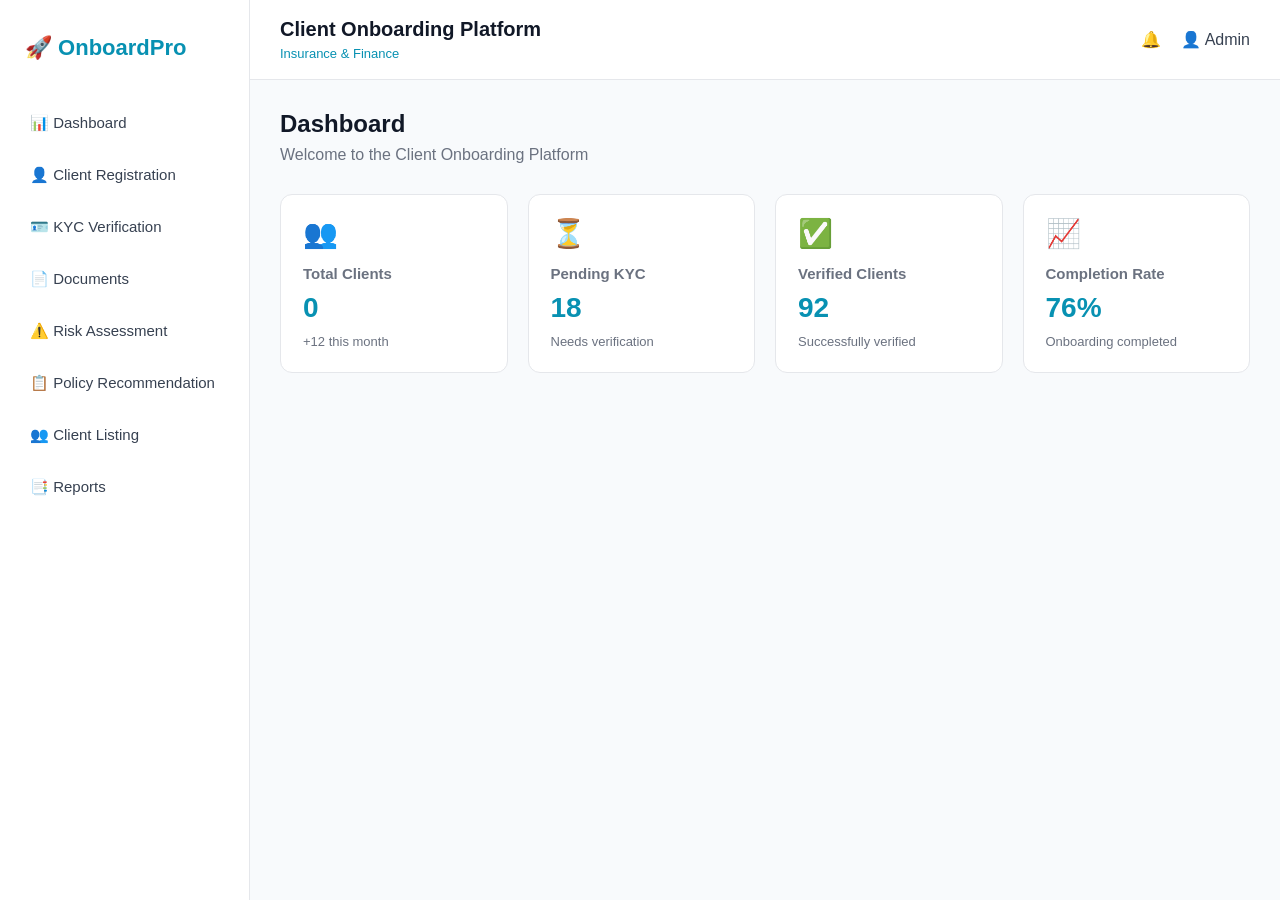
<file: index.html>
<!DOCTYPE html>
<html lang="en">
<head>
    <meta charset="UTF-8">
    <meta name="viewport" content="width=device-width, initial-scale=1.0">

    <title>Client Onboarding Platform</title>

    <link rel="stylesheet" href="css/style.css">
</head>

<body>

    <!-- Sidebar -->
    <aside class="sidebar">

        <div class="logo">
            🚀 OnboardPro
        </div>

        <nav>

          <a href="../../index.html">📊 Dashboard</a>

            <a href="css/pages/client-registration.html">
                👤 Client Registration
            </a>

            <a href="css/pages/kyc-verification.html">
                🪪 KYC Verification
            </a>

            <a href="css/pages/documents.html">
                📄 Documents
            </a>

            <a href="css/pages/risk-assessment.html">
               ⚠️ Risk Assessment
              </a>
            
            

           <a href="css/pages/policy-recommendation.html">
    📋 Policy Recommendation
</a>

            <a href="css/pages/client-listing.html">
                👥 Client Listing
            </a>

            <a href="css/pages/reports.html">
    📑 Reports
</a>

        </nav>

    </aside>


    <!-- Main Area -->
    <main class="main-content">

        <!-- Top Navbar -->
        <header class="top-navbar">

            <div>
                <h2>Client Onboarding Platform</h2>
                <p>Insurance & Finance</p>
            </div>

            <div class="user-section">
                <span>🔔</span>
                <span>👤 Admin</span>
            </div>

        </header>


        <!-- Page Content -->
        <section class="content">

            <h1>Dashboard</h1>

            <p class="welcome-text">
                Welcome to the Client Onboarding Platform
            </p>

            <div class="dashboard-cards">

                <div class="card">
                    <div class="card-icon">👥</div>
                    <h3>Total Clients</h3>
                    <p class="card-number" id="dashboardTotalClients">0</p>
                    <span>+12 this month</span>
                </div>

                <div class="card">
                    <div class="card-icon">⏳</div>
                    <h3>Pending KYC</h3>
                    <p class="card-number" id="dashboardPendingKyc">18</p>
                    <span>Needs verification</span>
                </div>

                <div class="card">
                    <div class="card-icon">✅</div>
                    <h3>Verified Clients</h3>
                    <p class="card-number" id="dashboardVerifiedClients">92</p>
                    <span>Successfully verified</span>
                </div>

                <div class="card">
                    <div class="card-icon">📈</div>
                    <h3>Completion Rate</h3>
                   <p class="card-number" id="dashboardCompletionRate">76%</p>
                    <span>Onboarding completed</span>
                </div>

            </div>

        </section>

    </main>
    <script src="css/js/script.js"></script>

</body>
</html>
</file>
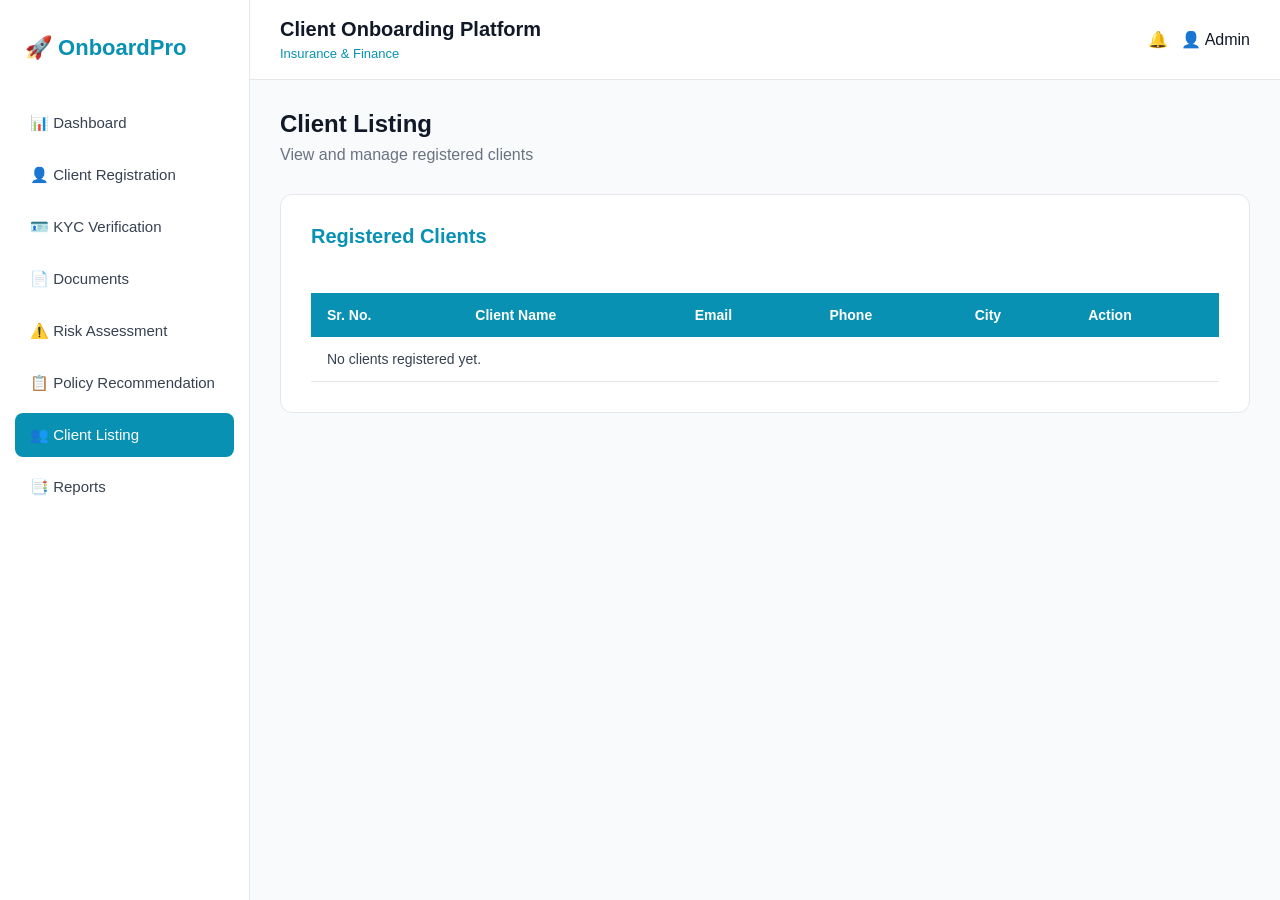
<file: css/pages/client-listing.html>
<!DOCTYPE html>
<html lang="en">
<head>
    <meta charset="UTF-8">
    <meta name="viewport" content="width=device-width, initial-scale=1.0">

    <title>Client Listing - OnboardPro</title>

    <link rel="stylesheet" href="../style.css">
</head>

<body>

    <aside class="sidebar">

        <div class="logo">
            🚀 OnboardPro
        </div>

        <nav>
            <a href="../../index.html">📊 Dashboard</a>
            <a href="client-registration.html">👤 Client Registration</a>
<a href="kyc-verification.html">🪪 KYC Verification</a>
<a href="#">📄 Documents</a>
            <a href="#">⚠️ Risk Assessment</a>
            <a href="#">📋 Policy Recommendation</a>
            <a href="client-listing.html" class="active">👥 Client Listing</a>
            <a href="reports.html">📑 Reports</a>
        </nav>

    </aside>

    <main class="main-content">

        <header class="topbar">
            <div>
                <h2>Client Onboarding Platform</h2>
                <p>Insurance & Finance</p>
            </div>

            <div>
                🔔 &nbsp; 👤 Admin
            </div>
        </header>

        <section class="content-area">

            <h1>Client Listing</h1>
            <p>View and manage registered clients</p>

            <div class="registration-card">

                <h2>Registered Clients</h2>

                <div style="overflow-x: auto;">

                    <table>
                        <thead>
                            <tr>
                                <th>Sr. No.</th>
                                <th>Client Name</th>
                                <th>Email</th>
                                <th>Phone</th>
                                <th>City</th>
                                <th>Action</th>
                            </tr>
                        </thead>

                        <tbody id="clientTableBody">
                        </tbody>

                    </table>

                </div>

            </div>

        </section>

    </main>

    <script src="../js/script.js"></script>

</body>
</html>
</file>
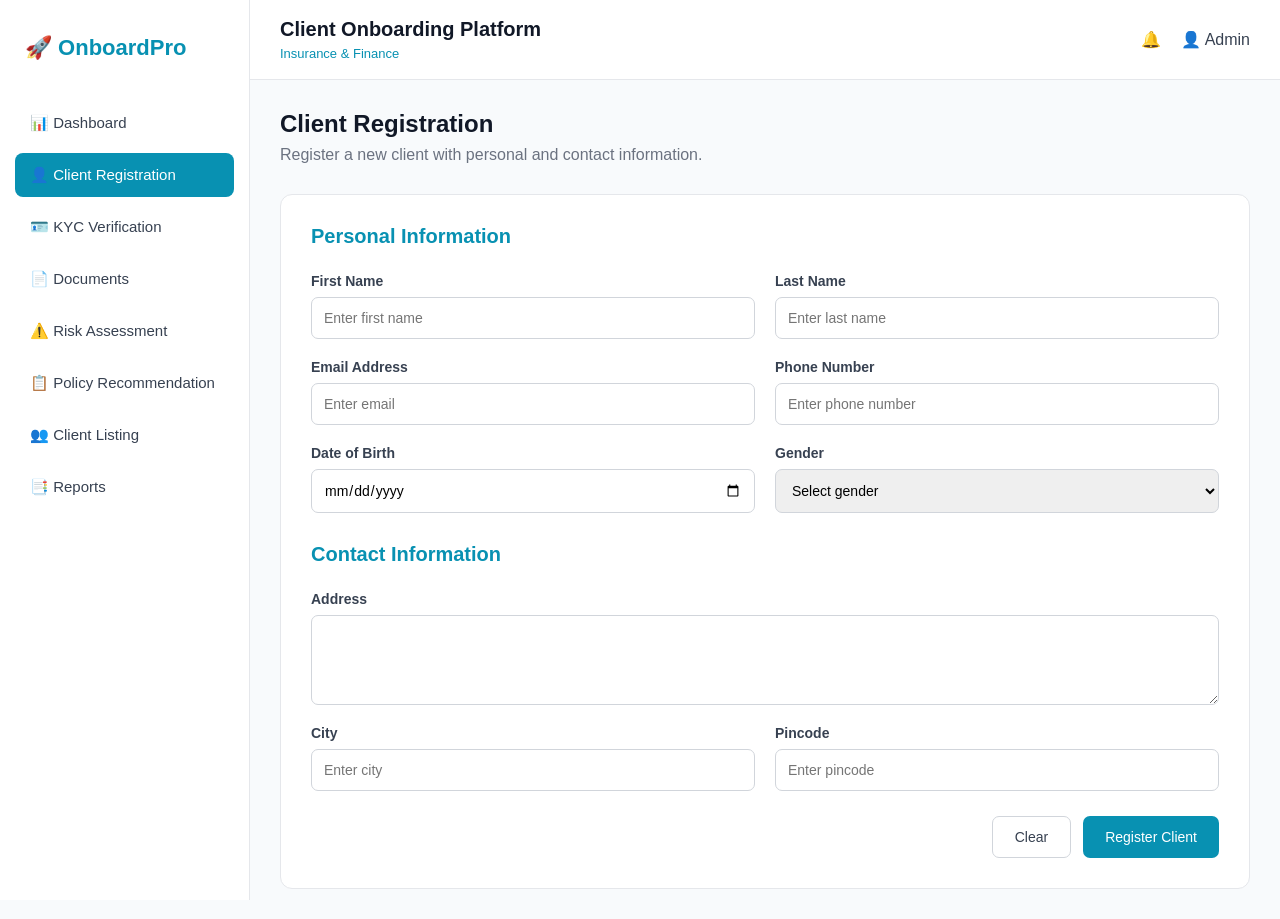
<file: css/pages/client-registration.html>
<!DOCTYPE html>
<html lang="en">
<head>
    <meta charset="UTF-8">
    <meta name="viewport" content="width=device-width, initial-scale=1.0">

    <title>Client Registration - OnboardPro</title>

<link rel="stylesheet" href="../style.css">
</head>

<body>

    <!-- Sidebar -->
    <aside class="sidebar">

        <div class="logo">
            🚀 OnboardPro
        </div>

        <nav>
            <a href="../../index.html">📊 Dashboard</a>
            <a href="client-registration.html" class="active">👤 Client Registration</a>
            <a href="kyc-verification.html">🪪 KYC Verification</a>
           <a href="documents.html">📄 Documents</a>
           <a href="./risk-assessment.html">⚠️ Risk Assessment</a>
           <a href="./policy-recommendation.html">📋 Policy Recommendation</a>
           <a href="client-listing.html">👥 Client Listing</a>
         <a href="./reports.html">📑 Reports</a>
        </nav>

    </aside>


    <!-- Main Content -->
    <main class="main-content">

        <!-- Top Navbar -->
        <header class="top-navbar">

            <div>
                <h2>Client Onboarding Platform</h2>
                <p>Insurance & Finance</p>
            </div>

            <div class="user-section">
                <span>🔔</span>
                <span>👤 Admin</span>
            </div>

        </header>


        <!-- Registration Content -->
        <section class="content">

            <h1>Client Registration</h1>

            <p class="welcome-text">
                Register a new client with personal and contact information.
            </p>

            <div class="registration-card">

                <h2>Personal Information</h2>

                <form>

                    <div class="form-row">

                        <div class="form-group">
                            <label for="firstName">First Name</label>
                            <input type="text" id="firstName" placeholder="Enter first name">
                        </div>

                        <div class="form-group">
                            <label for="lastName">Last Name</label>
                            <input type="text" id="lastName" placeholder="Enter last name">
                        </div>

                    </div>


                    <div class="form-row">

                        <div class="form-group">
                            <label for="email">Email Address</label>
                            <input type="email" id="email" placeholder="Enter email">
                        </div>

                        <div class="form-group">
                            <label for="phone">Phone Number</label>
                            <input type="tel" id="phone" placeholder="Enter phone number">
                        </div>

                    </div>


                    <div class="form-row">

                        <div class="form-group">
                            <label for="dob">Date of Birth</label>
                            <input type="date" id="dob">
                        </div>

                        <div class="form-group">
                            <label for="gender">Gender</label>

                            <select id="gender">
                                <option value="">Select gender</option>
                                <option>Male</option>
                                <option>Female</option>
                                <option>Other</option>
                            </select>

                        </div>

                    </div>


                    <h2 class="section-title">Contact Information</h2>

                    <div class="form-group full-width">

                        <label for="address">Address</label>

                        <textarea
                            id="address"
                            rows="4"
                            placeholder="Enter complete address">
                        </textarea>

                    </div>


                    <div class="form-row">

                        <div class="form-group">
                            <label for="city">City</label>
                            <input type="text" id="city" placeholder="Enter city">
                        </div>

                        <div class="form-group">
                            <label for="pincode">Pincode</label>
                            <input type="text" id="pincode" placeholder="Enter pincode">
                        </div>

                    </div>


                    <div class="form-actions">

                        <button type="reset" class="cancel-btn">
                            Clear
                        </button>

                        <button type="submit" class="submit-btn">
                            Register Client
                        </button>

                    </div>

                </form>

            </div>

        </section>

    </main>
<script src="../js/script.js"></script>
</body>
</html>
</file>
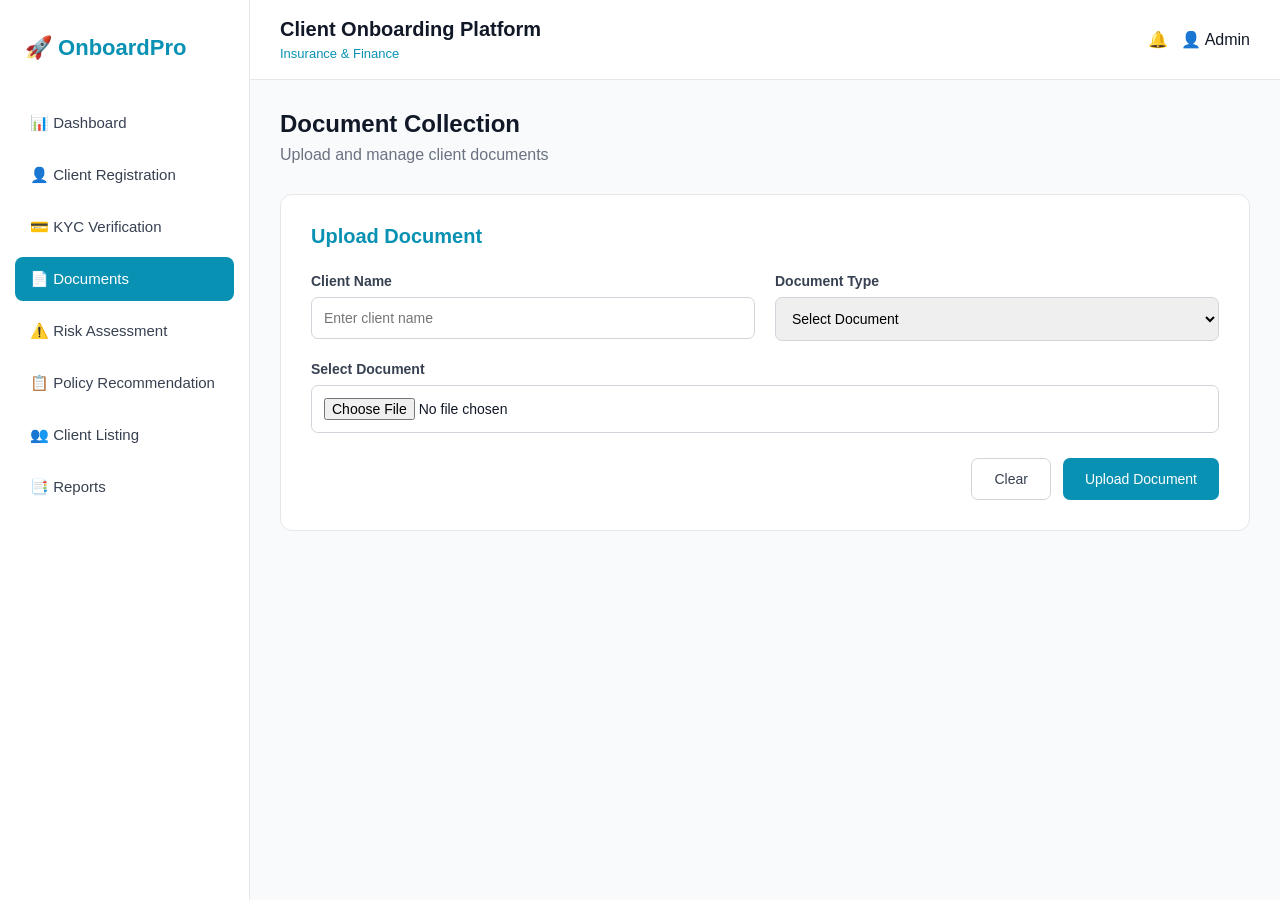
<file: css/pages/documents.html>
<!DOCTYPE html>
<html lang="en">
<head>
    <meta charset="UTF-8">
    <meta name="viewport" content="width=device-width, initial-scale=1.0">

    <title>Documents - OnboardPro</title>

    <link rel="stylesheet" href="../style.css">
</head>

<body>

    <aside class="sidebar">

        <div class="logo">
            🚀 OnboardPro
        </div>

        <nav>
            <a href="../../index.html">📊 Dashboard</a>
            <a href="client-registration.html">👤 Client Registration</a>
            <a href="kyc-verification.html">💳 KYC Verification</a>
            <a href="documents.html" class="active">📄 Documents</a>
            <a href="risk-assessment.html">⚠️ Risk Assessment</a>
            <a href="#">📋 Policy Recommendation</a>
            <a href="client-listing.html">👥 Client Listing</a>
            <a href="#">📑 Reports</a>
        </nav>

    </aside>

    <main class="main-content">

        <header class="topbar">

            <div>
                <h2>Client Onboarding Platform</h2>
                <p>Insurance & Finance</p>
            </div>

            <div>
                🔔 &nbsp; 👤 Admin
            </div>

        </header>

        <section class="content-area">

            <h1>Document Collection</h1>

            <p>
                Upload and manage client documents
            </p>

            <div class="registration-card">

                <h2>Upload Document</h2>

                <div class="form-row">

                    <div class="form-group">

                        <label>Client Name</label>

                        <input
                            type="text"
                            id="documentClientName"
                            placeholder="Enter client name"
                        >

                    </div>

                    <div class="form-group">

                        <label>Document Type</label>

                        <select id="documentType">

                            <option value="">
                                Select Document
                            </option>

                            <option value="Aadhaar Card">
                                Aadhaar Card
                            </option>

                            <option value="PAN Card">
                                PAN Card
                            </option>

                            <option value="Passport">
                                Passport
                            </option>

                            <option value="Driving License">
                                Driving License
                            </option>

                            <option value="Income Proof">
                                Income Proof
                            </option>

                        </select>

                    </div>

                </div>

                <div class="full-width">

                    <div class="form-group">

                        <label>Select Document</label>

                        <input
                            type="file"
                            id="documentFile"
                        >

                    </div>

                </div>

                <div class="form-actions">

                    <button
                        type="button"
                        class="cancel-btn"
                        onclick="document.getElementById('documentFile').value = ''"
                    >
                        Clear
                    </button>

                    <button
                        type="button"
                        class="submit-btn"
                        id="uploadDocumentBtn"
                    >
                        Upload Document
                    </button>

                </div>

            </div>

        </section>

    </main>

    <script src="../js/script.js"></script>

</body>
</html>
</file>
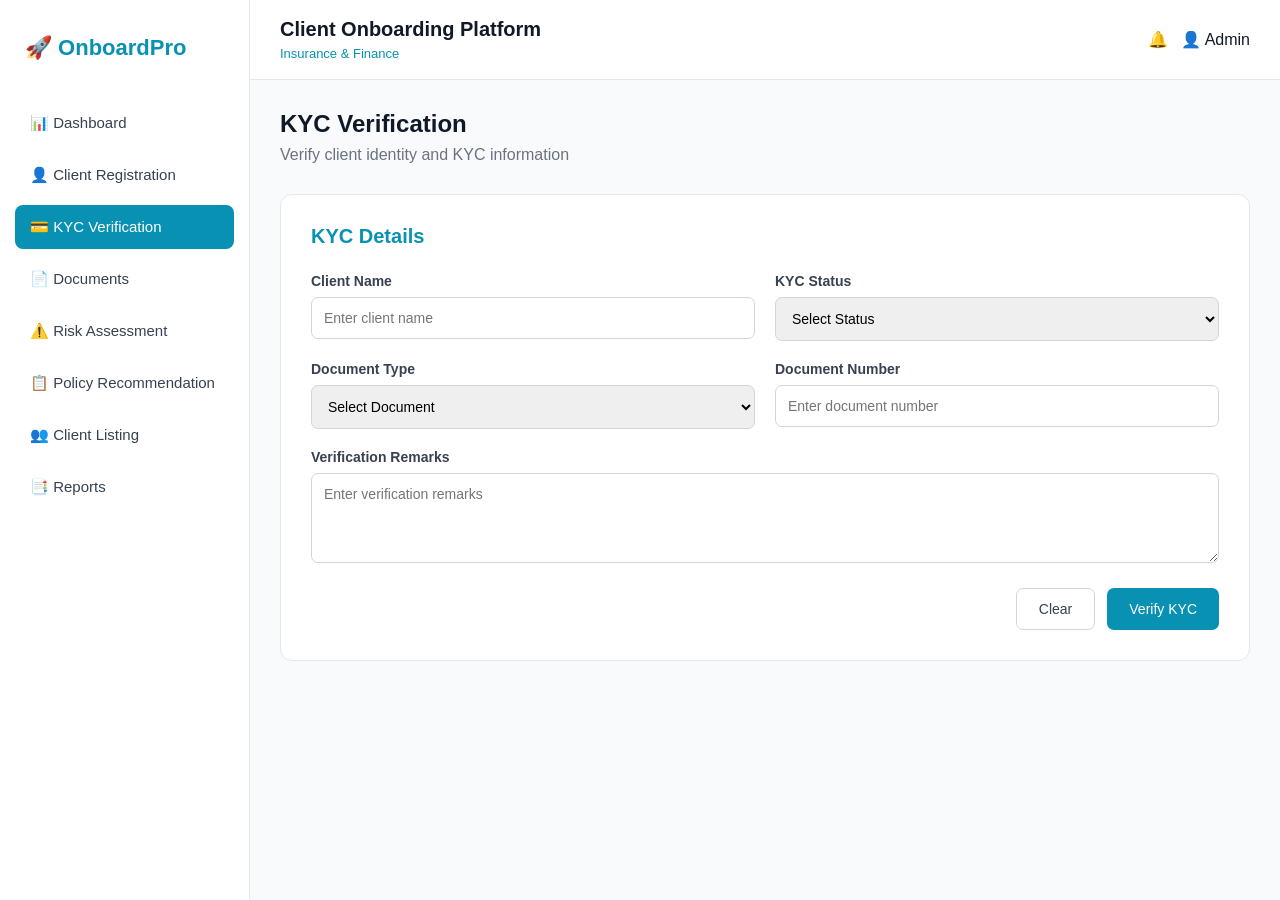
<file: css/pages/kyc-verification.html>
<!DOCTYPE html>
<html lang="en">

<head>

    <meta charset="UTF-8">

    <meta name="viewport" content="width=device-width, initial-scale=1.0">

    <title>KYC Verification - OnboardPro</title>

    <link rel="stylesheet" href="../style.css">

</head>

<body>

    <!-- Sidebar -->

    <aside class="sidebar">

        <div class="logo">
            🚀 OnboardPro
        </div>

        <nav>

            <a href="../../index.html">
                📊 Dashboard
            </a>

            <a href="client-registration.html">
                👤 Client Registration
            </a>

            <a href="kyc-verification.html" class="active">
                💳 KYC Verification
            </a>

            <a href="documents.html">
                📄 Documents
            </a>

            <a href="#">
                ⚠️ Risk Assessment
            </a>

            <a href="#">
                📋 Policy Recommendation
            </a>

            <a href="client-listing.html">
                👥 Client Listing
            </a>

            <a href="#">
                📑 Reports
            </a>

        </nav>

    </aside>


    <!-- Main Content -->

    <main class="main-content">


        <!-- Top Bar -->

        <header class="topbar">

            <div>

                <h2>
                    Client Onboarding Platform
                </h2>

                <p>
                    Insurance & Finance
                </p>

            </div>


            <div>
                🔔 &nbsp; 👤 Admin
            </div>

        </header>


        <!-- Content -->

        <section class="content-area">

            <h1>
                KYC Verification
            </h1>

            <p>
                Verify client identity and KYC information
            </p>


            <!-- KYC Card -->

            <div class="registration-card">

                <h2>
                    KYC Details
                </h2>


                <!-- Client Name + Status -->

                <div class="form-row">


                    <div class="form-group">

                        <label>
                            Client Name
                        </label>

                        <input
                            type="text"
                            id="kycClientName"
                            placeholder="Enter client name"
                        >

                    </div>


                    <div class="form-group">

                        <label>
                            KYC Status
                        </label>

                        <select id="kycStatus">

                            <option value="">
                                Select Status
                            </option>

                            <option value="pending">
                                Pending
                            </option>

                            <option value="verified">
                                Verified
                            </option>

                            <option value="rejected">
                                Rejected
                            </option>

                        </select>

                    </div>

                </div>


                <!-- Document Type + Number -->

                <div class="form-row">


                    <div class="form-group">

                        <label>
                            Document Type
                        </label>

                        <select id="kycDocumentType">

                            <option value="">
                                Select Document
                            </option>

                            <option value="aadhaar">
                                Aadhaar Card
                            </option>

                            <option value="pan">
                                PAN Card
                            </option>

                            <option value="passport">
                                Passport
                            </option>

                            <option value="driving-license">
                                Driving License
                            </option>

                        </select>

                    </div>


                    <div class="form-group">

                        <label>
                            Document Number
                        </label>

                        <input
                            type="text"
                            id="kycDocumentNumber"
                            placeholder="Enter document number"
                        >

                    </div>

                </div>


                <!-- Remarks -->

                <div class="full-width">

                    <div class="form-group">

                        <label>
                            Verification Remarks
                        </label>

                        <textarea
                            id="kycRemarks"
                            rows="4"
                            placeholder="Enter verification remarks"
                        ></textarea>

                    </div>

                </div>


                <!-- Buttons -->

                <div class="form-actions">


                    <button
                        type="button"
                        class="cancel-btn"
                        onclick="location.reload()"
                    >
                        Clear
                    </button>


                    <button
                        type="button"
                        class="submit-btn"
                        id="kycVerifyBtn"
                    >
                        Verify KYC
                    </button>


                </div>

            </div>

        </section>

    </main>


    <!-- JavaScript -->

    <script src="../js/script.js"></script>

</body>

</html>
</file>
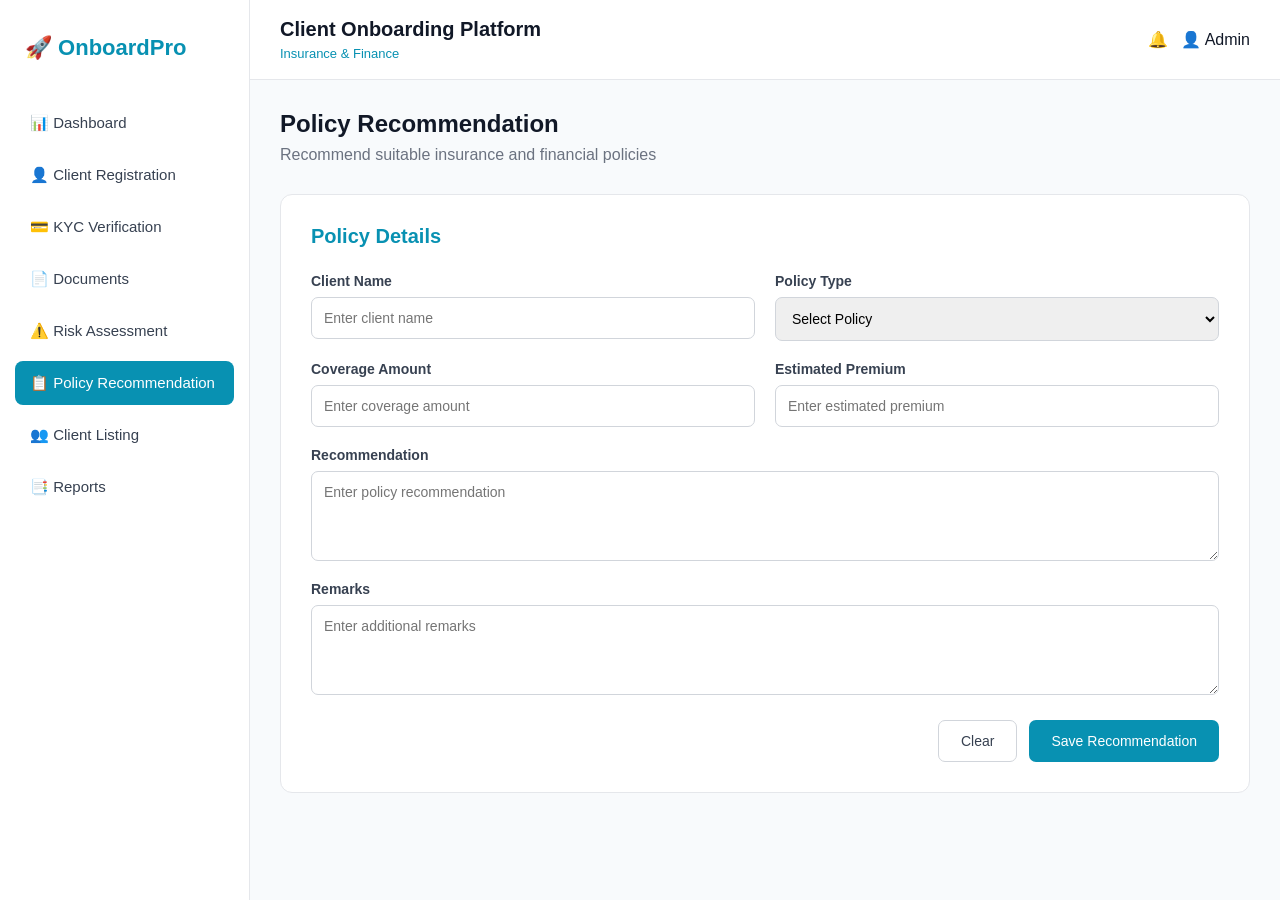
<file: css/pages/policy-recommendation.html>
<!DOCTYPE html>
<html lang="en">

<head>

    <meta charset="UTF-8">

    <meta name="viewport" content="width=device-width, initial-scale=1.0">

    <title>Policy Recommendation - OnboardPro</title>

    <link rel="stylesheet" href="../style.css">

</head>

<body>

    <aside class="sidebar">

        <div class="logo">
            🚀 OnboardPro
        </div>

        <nav>

            <a href="../../index.html">
                📊 Dashboard
            </a>

            <a href="client-registration.html">
                👤 Client Registration
            </a>

            <a href="kyc-verification.html">
                💳 KYC Verification
            </a>

            <a href="documents.html">
                📄 Documents
            </a>

            <a href="risk-assessment.html">
                ⚠️ Risk Assessment
            </a>

            <a href="policy-recommendation.html" class="active">
                📋 Policy Recommendation
            </a>

            <a href="client-listing.html">
                👥 Client Listing
            </a>

            <a href="#">
                📑 Reports
            </a>

        </nav>

    </aside>


    <main class="main-content">

        <header class="topbar">

            <div>

                <h2>
                    Client Onboarding Platform
                </h2>

                <p>
                    Insurance & Finance
                </p>

            </div>

            <div>
                🔔 &nbsp; 👤 Admin
            </div>

        </header>


        <section class="content-area">

            <h1>
                Policy Recommendation
            </h1>

            <p>
                Recommend suitable insurance and financial policies
            </p>


            <div class="registration-card">

                <h2>
                    Policy Details
                </h2>


                <div class="form-row">

                    <div class="form-group">

                        <label>
                            Client Name
                        </label>

                        <input
                            type="text"
                            id="policyClientName"
                            placeholder="Enter client name"
                        >

                    </div>


                    <div class="form-group">

                        <label>
                            Policy Type
                        </label>

                        <select id="policyType">

                            <option value="">
                                Select Policy
                            </option>

                            <option value="Health Insurance">
                                Health Insurance
                            </option>

                            <option value="Life Insurance">
                                Life Insurance
                            </option>

                            <option value="Term Insurance">
                                Term Insurance
                            </option>

                            <option value="Motor Insurance">
                                Motor Insurance
                            </option>

                            <option value="Investment Plan">
                                Investment Plan
                            </option>

                        </select>

                    </div>

                </div>


                <div class="form-row">

                    <div class="form-group">

                        <label>
                            Coverage Amount
                        </label>

                        <input
                            type="number"
                            id="coverageAmount"
                            placeholder="Enter coverage amount"
                        >

                    </div>


                    <div class="form-group">

                        <label>
                            Estimated Premium
                        </label>

                        <input
                            type="number"
                            id="estimatedPremium"
                            placeholder="Enter estimated premium"
                        >

                    </div>

                </div>


                <div class="full-width">

                    <div class="form-group">

                        <label>
                            Recommendation
                        </label>

                        <textarea
                            id="policyRecommendation"
                            rows="4"
                            placeholder="Enter policy recommendation"
                        ></textarea>

                    </div>

                </div>


                <div class="full-width">

                    <div class="form-group">

                        <label>
                            Remarks
                        </label>

                        <textarea
                            id="policyRemarks"
                            rows="4"
                            placeholder="Enter additional remarks"
                        ></textarea>

                    </div>

                </div>


                <div class="form-actions">

                    <button
                        type="button"
                        class="cancel-btn"
                        onclick="location.reload()"
                    >
                        Clear
                    </button>


                    <button
                        type="button"
                        class="submit-btn"
                        id="policyRecommendationBtn"
                    >
                        Save Recommendation
                    </button>

                </div>

            </div>

        </section>

    </main>


   <script src="../js/script.js"></script>

</body>

</html>
</file>
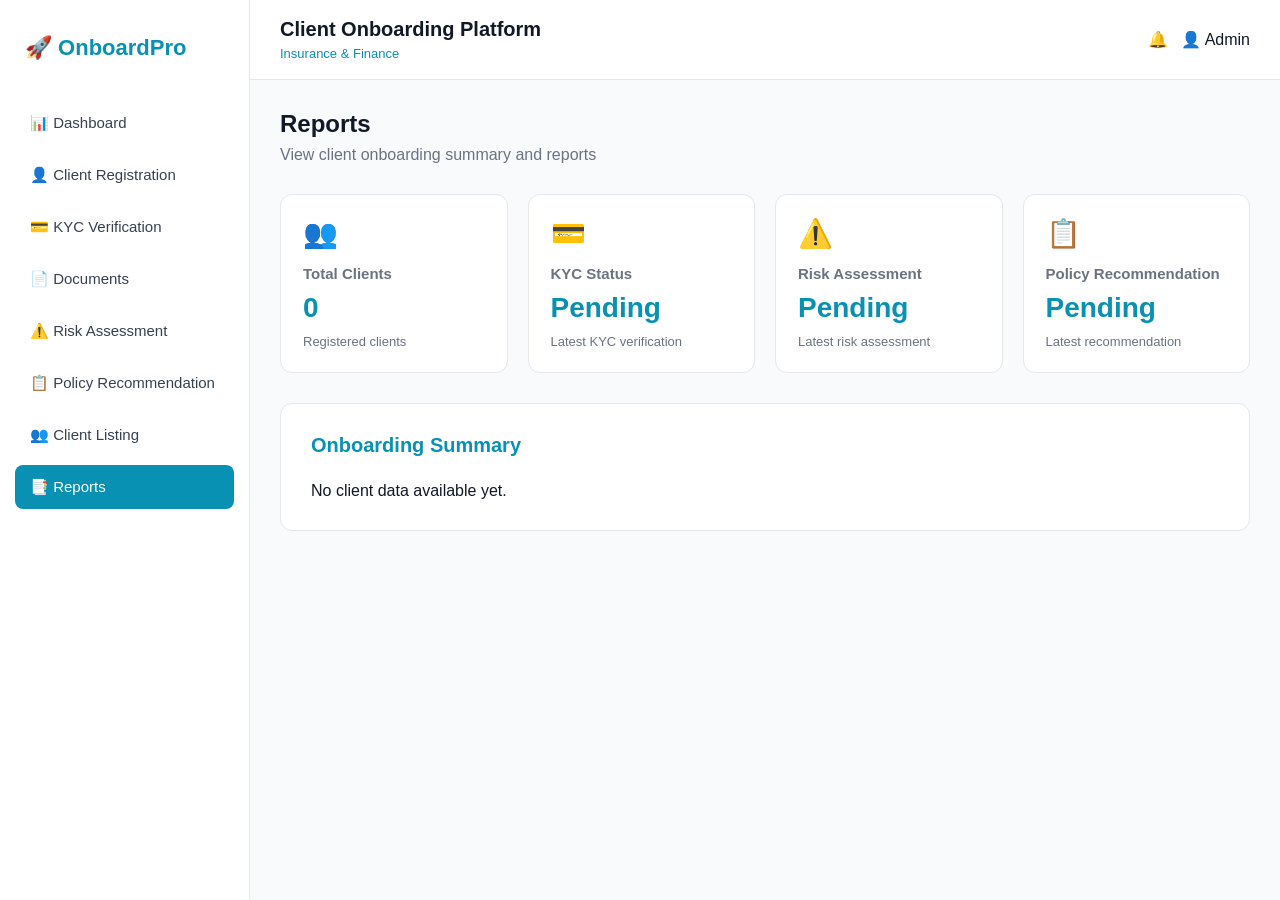
<file: css/pages/reports.html>
<!DOCTYPE html>
<html lang="en">

<head>

    <meta charset="UTF-8">

    <meta name="viewport" content="width=device-width, initial-scale=1.0">

    <title>Reports - OnboardPro</title>

    <link rel="stylesheet" href="../style.css">

</head>

<body>

    <aside class="sidebar">

        <div class="logo">
            🚀 OnboardPro
        </div>

        <nav>

            <a href="../../index.html">
                📊 Dashboard
            </a>

            <a href="client-registration.html">
                👤 Client Registration
            </a>

            <a href="kyc-verification.html">
                💳 KYC Verification
            </a>

            <a href="documents.html">
                📄 Documents
            </a>

            <a href="risk-assessment.html">
                ⚠️ Risk Assessment
            </a>

            <a href="policy-recommendation.html">
                📋 Policy Recommendation
            </a>

            <a href="client-listing.html">
                👥 Client Listing
            </a>

            <a href="reports.html" class="active">
                📑 Reports
            </a>

        </nav>

    </aside>


    <main class="main-content">

        <header class="topbar">

            <div>

                <h2>
                    Client Onboarding Platform
                </h2>

                <p>
                    Insurance & Finance
                </p>

            </div>

            <div>
                🔔 &nbsp; 👤 Admin
            </div>

        </header>


        <section class="content-area">

            <h1>
                Reports
            </h1>

            <p>
                View client onboarding summary and reports
            </p>


            <div class="dashboard-cards">


                <div class="card">

                    <div class="card-icon">
                        👥
                    </div>

                    <h3>
                        Total Clients
                    </h3>

                    <div
                        class="card-number"
                        id="reportTotalClients"
                    >
                        0
                    </div>

                    <span>
                        Registered clients
                    </span>

                </div>


                <div class="card">

                    <div class="card-icon">
                        💳
                    </div>

                    <h3>
                        KYC Status
                    </h3>

                    <div
                        class="card-number"
                        id="reportKycStatus"
                    >
                        Pending
                    </div>

                    <span>
                        Latest KYC verification
                    </span>

                </div>


                <div class="card">

                    <div class="card-icon">
                        ⚠️
                    </div>

                    <h3>
                        Risk Assessment
                    </h3>

                    <div
                        class="card-number"
                        id="reportRiskStatus"
                    >
                        Pending
                    </div>

                    <span>
                        Latest risk assessment
                    </span>

                </div>


                <div class="card">

                    <div class="card-icon">
                        📋
                    </div>

                    <h3>
                        Policy Recommendation
                    </h3>

                    <div
                        class="card-number"
                        id="reportPolicyStatus"
                    >
                        Pending
                    </div>

                    <span>
                        Latest recommendation
                    </span>

                </div>

            </div>


            <div class="registration-card">

                <h2>
                    Onboarding Summary
                </h2>

                <p id="reportSummary">
                    No report data available yet.
                </p>

            </div>

        </section>

    </main>


    <script src="../js/script.js"></script>

</body>

</html>
</file>
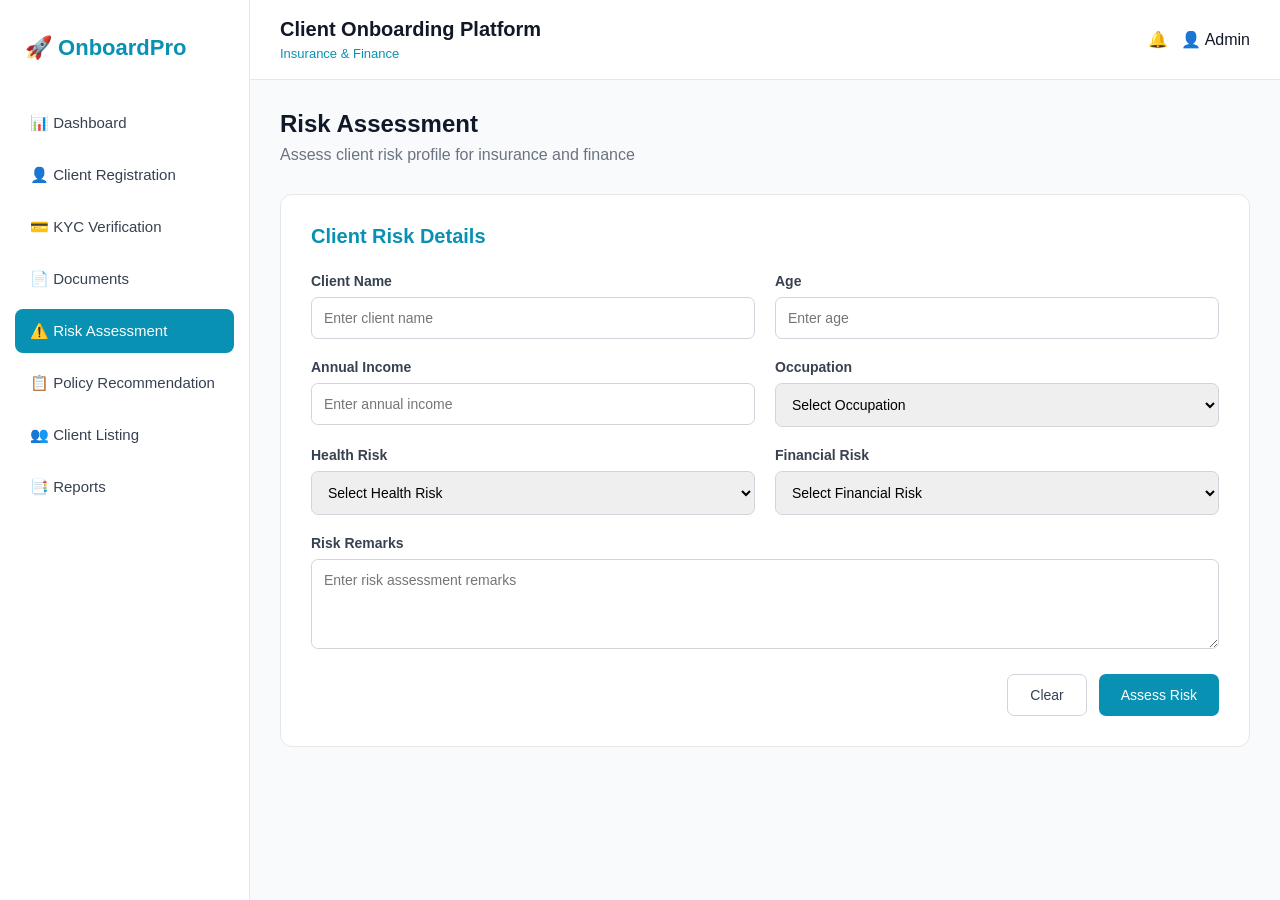
<file: css/pages/risk-assessment.html>
<!DOCTYPE html>
<html lang="en">

<head>

    <meta charset="UTF-8">

    <meta name="viewport" content="width=device-width, initial-scale=1.0">

    <title>Risk Assessment - OnboardPro</title>

    <link rel="stylesheet" href="../style.css">

</head>

<body>

    <!-- Sidebar -->

    <aside class="sidebar">

        <div class="logo">
            🚀 OnboardPro
        </div>

        <nav>

            <a href="../../index.html">
                📊 Dashboard
            </a>

            <a href="client-registration.html">
                👤 Client Registration
            </a>

            <a href="kyc-verification.html">
                💳 KYC Verification
            </a>

            <a href="documents.html">
                📄 Documents
            </a>

            <a href="risk-assessment.html" class="active">
                ⚠️ Risk Assessment
            </a>

          <a href="policy-recommendation.html">
    📋 Policy Recommendation
</a>

            <a href="client-listing.html">
                👥 Client Listing
            </a>

            <a href="#">
                📑 Reports
            </a>

        </nav>

    </aside>


    <!-- Main Content -->

    <main class="main-content">


        <!-- Top Bar -->

        <header class="topbar">

            <div>

                <h2>
                    Client Onboarding Platform
                </h2>

                <p>
                    Insurance & Finance
                </p>

            </div>


            <div>
                🔔 &nbsp; 👤 Admin
            </div>

        </header>


        <!-- Content -->

        <section class="content-area">

            <h1>
                Risk Assessment
            </h1>

            <p>
                Assess client risk profile for insurance and finance
            </p>


            <!-- Risk Assessment Card -->

            <div class="registration-card">

                <h2>
                    Client Risk Details
                </h2>


                <!-- Client Name + Age -->

                <div class="form-row">

                    <div class="form-group">

                        <label>
                            Client Name
                        </label>

                        <input
                            type="text"
                            id="riskClientName"
                            placeholder="Enter client name"
                        >

                    </div>


                    <div class="form-group">

                        <label>
                            Age
                        </label>

                        <input
                            type="number"
                            id="riskAge"
                            placeholder="Enter age"
                        >

                    </div>

                </div>


                <!-- Annual Income + Occupation -->

                <div class="form-row">

                    <div class="form-group">

                        <label>
                            Annual Income
                        </label>

                        <input
                            type="number"
                            id="riskIncome"
                            placeholder="Enter annual income"
                        >

                    </div>


                    <div class="form-group">

                        <label>
                            Occupation
                        </label>

                        <select id="riskOccupation">

                            <option value="">
                                Select Occupation
                            </option>

                            <option value="Salaried">
                                Salaried
                            </option>

                            <option value="Business">
                                Business
                            </option>

                            <option value="Self Employed">
                                Self Employed
                            </option>

                            <option value="Professional">
                                Professional
                            </option>

                            <option value="Other">
                                Other
                            </option>

                        </select>

                    </div>

                </div>


                <!-- Health Risk + Financial Risk -->

                <div class="form-row">

                    <div class="form-group">

                        <label>
                            Health Risk
                        </label>

                        <select id="healthRisk">

                            <option value="">
                                Select Health Risk
                            </option>

                            <option value="Low">
                                Low
                            </option>

                            <option value="Medium">
                                Medium
                            </option>

                            <option value="High">
                                High
                            </option>

                        </select>

                    </div>


                    <div class="form-group">

                        <label>
                            Financial Risk
                        </label>

                        <select id="financialRisk">

                            <option value="">
                                Select Financial Risk
                            </option>

                            <option value="Low">
                                Low
                            </option>

                            <option value="Medium">
                                Medium
                            </option>

                            <option value="High">
                                High
                            </option>

                        </select>

                    </div>

                </div>


                <!-- Risk Remarks -->

                <div class="full-width">

                    <div class="form-group">

                        <label>
                            Risk Remarks
                        </label>

                        <textarea
                            id="riskRemarks"
                            rows="4"
                            placeholder="Enter risk assessment remarks"
                        ></textarea>

                    </div>

                </div>


                <!-- Buttons -->

                <div class="form-actions">

                    <button
                        type="button"
                        class="cancel-btn"
                        onclick="location.reload()"
                    >
                        Clear
                    </button>


                    <button
                        type="button"
                        class="submit-btn"
                        id="riskAssessmentBtn"
                    >
                        Assess Risk
                    </button>

                </div>

            </div>

        </section>

    </main>


    <!-- JavaScript -->

   <script src="../js/script.js"></script>

</body>

</html>
</file>
<file: css/style.css>
* {
    margin: 0;
    padding: 0;
    box-sizing: border-box;
}

body {
    font-family: Arial, sans-serif;
    background-color: #f8fafc;
    color: #111827;
}

/* =========================
   Sidebar
========================= */

.sidebar {
    position: fixed;
    left: 0;
    top: 0;
    width: 250px;
    height: 100vh;
    background-color: #ffffff;
    border-right: 1px solid #e5e7eb;
    padding: 25px 15px;
}

.logo {
    font-size: 22px;
    font-weight: bold;
    color: #0891B2;
    padding: 10px;
    margin-bottom: 30px;
}

.sidebar nav {
    display: flex;
    flex-direction: column;
    gap: 8px;
}

.sidebar nav a {
    text-decoration: none;
    color: #374151;
    padding: 13px 15px;
    border-radius: 8px;
    font-size: 15px;
}

.sidebar nav a:hover {
    background-color: #CFFAFE;
    color: #0891B2;
}

.sidebar nav a.active {
    background-color: #0891B2;
    color: white;
}

/* =========================
   Main Content
========================= */

.main-content {
    margin-left: 250px;
    min-height: 100vh;
}

/* =========================
   Top Navbar
========================= */

.top-navbar,
.topbar {
    height: 80px;
    background-color: white;
    border-bottom: 1px solid #e5e7eb;

    display: flex;
    align-items: center;
    justify-content: space-between;

    padding: 0 30px;
}

.top-navbar h2,
.topbar h2 {
    font-size: 20px;
    color: #111827;
}

.top-navbar p,
.topbar p {
    margin-top: 5px;
    font-size: 13px;
    color: #0891B2;
}

.user-section {
    display: flex;
    align-items: center;
    gap: 20px;
    color: #374151;
}

/* =========================
   Dashboard / Content
========================= */

.content,
.content-area {
    padding: 30px;
}

.content h1,
.content-area h1 {
    color: #111827;
    text-align: left;
    margin: 0;
}

.welcome-text {
    text-align: left;
    margin-top: 8px;
    color: #6b7280;
}

.content-area > p {
    margin-top: 8px;
    color: #6b7280;
}

/* =========================
   Dashboard Cards
========================= */

.dashboard-cards {
    display: grid;
    grid-template-columns: repeat(4, 1fr);
    gap: 20px;
    margin-top: 30px;
}

.card {
    background-color: white;
    border: 1px solid #e5e7eb;
    border-radius: 12px;
    padding: 22px;
}

.card-icon {
    font-size: 28px;
    margin-bottom: 15px;
}

.card h3 {
    font-size: 15px;
    color: #6b7280;
    margin-bottom: 10px;
}

.card-number {
    font-size: 28px;
    font-weight: bold;
    color: #0891B2;
    margin-bottom: 8px;
}

.card span {
    font-size: 13px;
    color: #6b7280;
}

/* =========================
   Client Registration Form
========================= */

.registration-card {
    background-color: white;
    border: 1px solid #e5e7eb;
    border-radius: 12px;
    padding: 30px;
    margin-top: 30px;
}

.registration-card h2 {
    color: #0891B2;
    font-size: 20px;
    margin-bottom: 25px;
}

.form-row {
    display: grid;
    grid-template-columns: 1fr 1fr;
    gap: 20px;
    margin-bottom: 20px;
}

.form-group {
    display: flex;
    flex-direction: column;
}

.form-group label {
    font-size: 14px;
    font-weight: bold;
    margin-bottom: 8px;
    color: #374151;
}

.form-group input,
.form-group select,
.form-group textarea {
    width: 100%;
    padding: 12px;
    border: 1px solid #d1d5db;
    border-radius: 7px;
    font-size: 14px;
    font-family: Arial, sans-serif;
}

.form-group input:focus,
.form-group select:focus,
.form-group textarea:focus {
    outline: none;
    border-color: #0891B2;
}

.full-width {
    margin-bottom: 20px;
}

.section-title {
    margin-top: 30px;
}

.form-actions {
    display: flex;
    justify-content: flex-end;
    gap: 12px;
    margin-top: 25px;
}

.cancel-btn,
.submit-btn {
    padding: 12px 22px;
    border-radius: 7px;
    font-size: 14px;
    cursor: pointer;
}

.cancel-btn {
    background-color: white;
    border: 1px solid #d1d5db;
    color: #374151;
}

.submit-btn {
    background-color: #0891B2;
    border: none;
    color: white;
}

.submit-btn:hover {
    background-color: #0e7490;
}

/* =========================
   Client Listing Table
========================= */

.registration-card table {
    width: 100%;
    border-collapse: collapse;
    margin-top: 20px;
    background-color: white;
}

.registration-card th {
    background-color: #0891B2;
    color: white;
    padding: 14px 16px;
    text-align: left;
    font-size: 14px;
    white-space: nowrap;
}

.registration-card td {
    padding: 14px 16px;
    border-bottom: 1px solid #e5e7eb;
    color: #374151;
    font-size: 14px;
    white-space: nowrap;
}

.registration-card tbody tr:hover {
    background-color: #f0fdff;
}

.registration-card td button {
    background-color: #ef4444;
    color: white;
    border: none;
    padding: 8px 14px;
    border-radius: 6px;
    cursor: pointer;
    font-size: 13px;
}

.registration-card td button:hover {
    background-color: #dc2626;
}

/* =========================
   Responsive Design
========================= */

@media (max-width: 900px) {

    .sidebar {
        width: 210px;
    }

    .main-content {
        margin-left: 210px;
    }

    .dashboard-cards {
        grid-template-columns: repeat(2, 1fr);
    }
}

@media (max-width: 700px) {

    .sidebar {
        position: relative;
        width: 100%;
        height: auto;
    }

    .main-content {
        margin-left: 0;
    }

    .dashboard-cards {
        grid-template-columns: 1fr;
    }

    .form-row {
        grid-template-columns: 1fr;
    }

    .top-navbar,
    .topbar {
        padding: 0 15px;
    }

    .content,
    .content-area {
        padding: 20px;
    }
}
</file>
